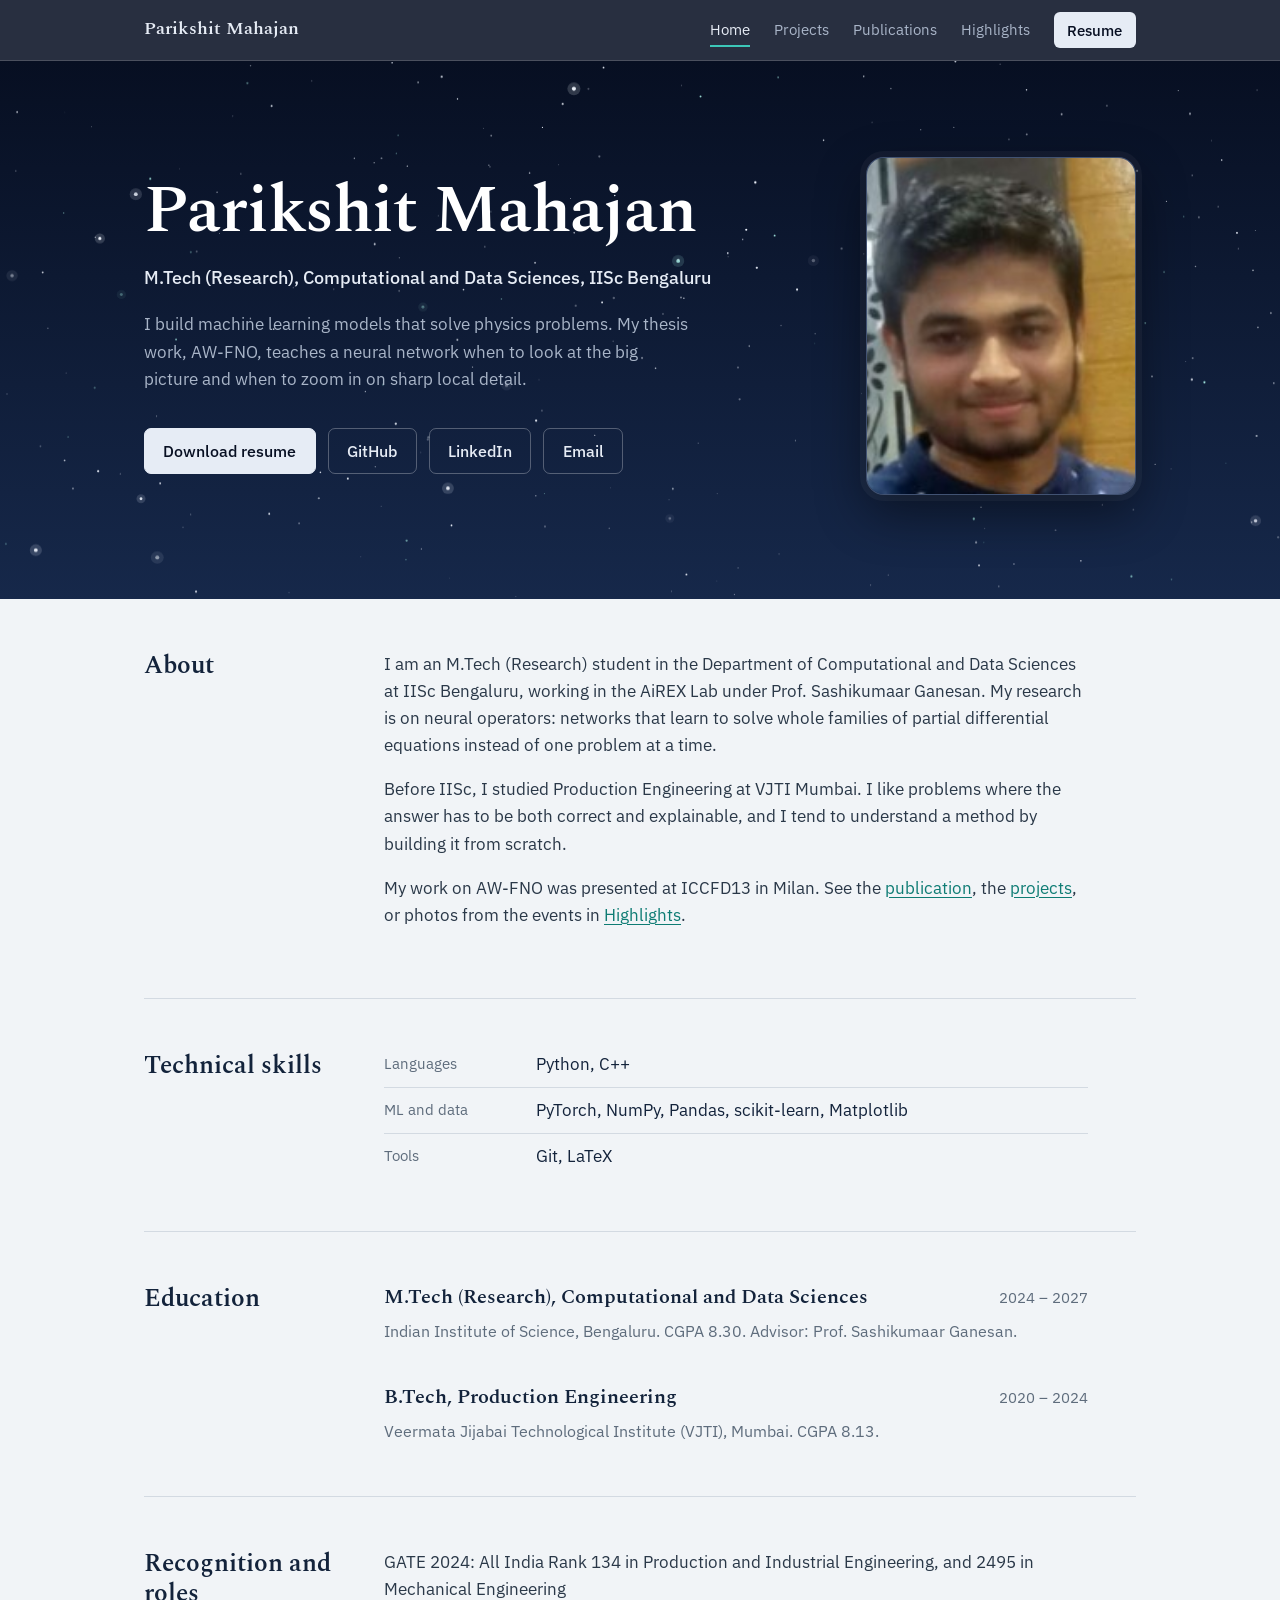
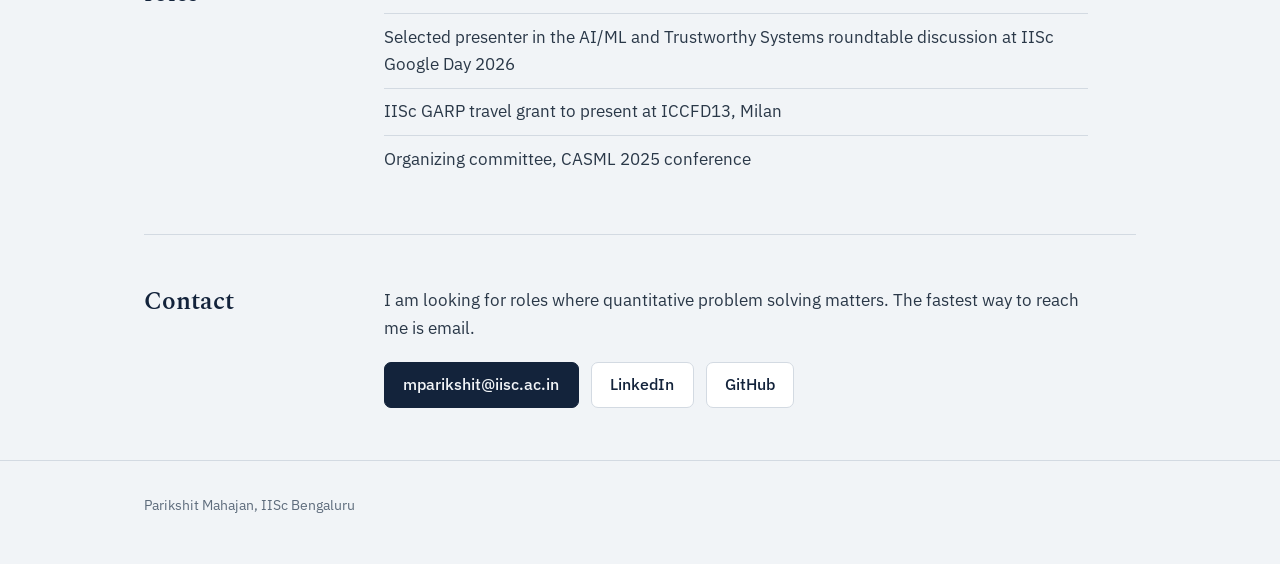
<file: index.html>
<!DOCTYPE html>
<html lang="en">
<head>
<meta charset="utf-8">
<meta name="viewport" content="width=device-width, initial-scale=1">
<title>Parikshit Mahajan | IISc Bengaluru</title>
<meta name="description" content="Parikshit Mahajan, M.Tech (Research) in Computational and Data Sciences at IISc Bengaluru. Neural operators for PDEs.">
<meta property="og:title" content="Parikshit Mahajan | IISc Bengaluru">
<meta property="og:description" content="Parikshit Mahajan, M.Tech (Research) in Computational and Data Sciences at IISc Bengaluru. Neural operators for PDEs.">
<meta property="og:type" content="website">
<link rel="icon" href="data:image/svg+xml,<svg xmlns='http://www.w3.org/2000/svg' viewBox='0 0 32 32'><rect width='32' height='32' rx='6' fill='%23070F22'/><circle cx='9' cy='10' r='1.6' fill='%23EEF3FC'/><circle cx='22' cy='7' r='1' fill='%23EEF3FC'/><circle cx='25' cy='20' r='1.8' fill='%23A7EDE4'/><circle cx='13' cy='23' r='1' fill='%23EEF3FC'/></svg>">
<link rel="preconnect" href="https://fonts.googleapis.com">
<link rel="preconnect" href="https://fonts.gstatic.com" crossorigin>
<link href="https://fonts.googleapis.com/css2?family=IBM+Plex+Sans:wght@400;500;600&family=Spectral:ital,wght@0,500;0,600;1,400&display=swap" rel="stylesheet">
<link rel="stylesheet" href="assets/css/style.css">
</head>
<body>
<header class="site-header">
  <div class="wrap">
    <a class="site-name" href="index.html">Parikshit Mahajan</a>
    <nav class="site-nav" aria-label="Main">
      <a href="index.html" aria-current="page">Home</a>
      <a href="projects.html">Projects</a>
      <a href="publications.html">Publications</a>
      <a href="highlights.html">Highlights</a>
      <a class="nav-resume" href="resume.pdf" target="_blank" rel="noopener">Resume</a>
    </nav>
  </div>
</header>

<section class="sky-band hero-home" aria-label="Introduction">
  <canvas class="sky" aria-hidden="true"></canvas>
  <div class="wrap">
    <div>
      <h1>Parikshit Mahajan</h1>
      <p class="role">M.Tech (Research), Computational and Data Sciences, IISc Bengaluru</p>
      <p class="lede">I build machine learning models that solve physics problems. My thesis work, AW-FNO, teaches a neural network when to look at the big picture and when to zoom in on sharp local detail.</p>
      <div class="actions">
        <a class="btn btn-primary" href="resume.pdf" target="_blank" rel="noopener">Download resume</a>
        <a class="btn" href="https://github.com/parikshit-airex-lab" target="_blank" rel="noopener">GitHub</a>
        <a class="btn" href="https://www.linkedin.com/in/parikshit-mahajan-b4a8b224b" target="_blank" rel="noopener">LinkedIn</a>
        <a class="btn" href="mailto:mparikshit@iisc.ac.in">Email</a>
      </div>
    </div>
    <!-- Your photo: put it at assets/img/profile.jpg -->
    <img class="portrait" src="assets/img/profile.jpg" alt="Portrait of Parikshit Mahajan" width="270" height="338">
  </div>
</section>

<main class="wrap">

  <section class="section" id="about">
    <h2>About</h2>
    <div class="section-body">
      <p>I am an M.Tech (Research) student in the Department of Computational and Data Sciences at IISc Bengaluru, working in the AiREX Lab under Prof. Sashikumaar Ganesan. My research is on neural operators: networks that learn to solve whole families of partial differential equations instead of one problem at a time.</p>
      <p>Before IISc, I studied Production Engineering at VJTI Mumbai. I like problems where the answer has to be both correct and explainable, and I tend to understand a method by building it from scratch.</p>
      <p>My work on AW-FNO was presented at ICCFD13 in Milan. See the <a href="publications.html">publication</a>, the <a href="projects.html">projects</a>, or photos from the events in <a href="highlights.html">Highlights</a>.</p>
    </div>
  </section>

  <section class="section" id="skills">
    <h2>Technical skills</h2>
    <div class="section-body">
      <dl class="skills">
        <div class="skill-row"><dt>Languages</dt><dd>Python, C++</dd></div>
        <div class="skill-row"><dt>ML and data</dt><dd>PyTorch, NumPy, Pandas, scikit-learn, Matplotlib</dd></div>
        <div class="skill-row"><dt>Tools</dt><dd>Git, LaTeX</dd></div>
      </dl>
    </div>
  </section>

  <section class="section" id="education">
    <h2>Education</h2>
    <div class="section-body">
      <article class="entry">
        <div class="entry-head">
          <h3>M.Tech (Research), Computational and Data Sciences</h3>
          <span class="when">2024 – 2027</span>
        </div>
        <p class="meta">Indian Institute of Science, Bengaluru. CGPA 8.30. Advisor: Prof. Sashikumaar Ganesan.</p>
      </article>
      <article class="entry">
        <div class="entry-head">
          <h3>B.Tech, Production Engineering</h3>
          <span class="when">2020 – 2024</span>
        </div>
        <p class="meta">Veermata Jijabai Technological Institute (VJTI), Mumbai. CGPA 8.13.</p>
      </article>
    </div>
  </section>

  <section class="section" id="recognition">
    <h2>Recognition and roles</h2>
    <div class="section-body">
      <ul class="plain-list">
        <li>GATE 2024: All India Rank 134 in Production and Industrial Engineering, and 2495 in Mechanical Engineering</li>
        <li>Selected presenter in the AI/ML and Trustworthy Systems roundtable discussion at IISc Google Day 2026</li>
        <li>IISc GARP travel grant to present at ICCFD13, Milan</li>
        <li>Organizing committee, CASML 2025 conference</li>
      </ul>
    </div>
  </section>

  <section class="section" id="contact">
    <h2>Contact</h2>
    <div class="section-body">
      <p>I am looking for roles where quantitative problem solving matters. The fastest way to reach me is email.</p>
      <div class="actions contact-links">
        <a class="btn btn-primary" href="mailto:mparikshit@iisc.ac.in">mparikshit@iisc.ac.in</a>
        <a class="btn" href="https://www.linkedin.com/in/parikshit-mahajan-b4a8b224b" target="_blank" rel="noopener">LinkedIn</a>
        <a class="btn" href="https://github.com/parikshit-airex-lab" target="_blank" rel="noopener">GitHub</a>
      </div>
    </div>
  </section>

</main>
<footer>
  <div class="wrap">Parikshit Mahajan, IISc Bengaluru</div>
</footer>
<script src="assets/js/sky.js"></script>
</body>
</html>
</file>
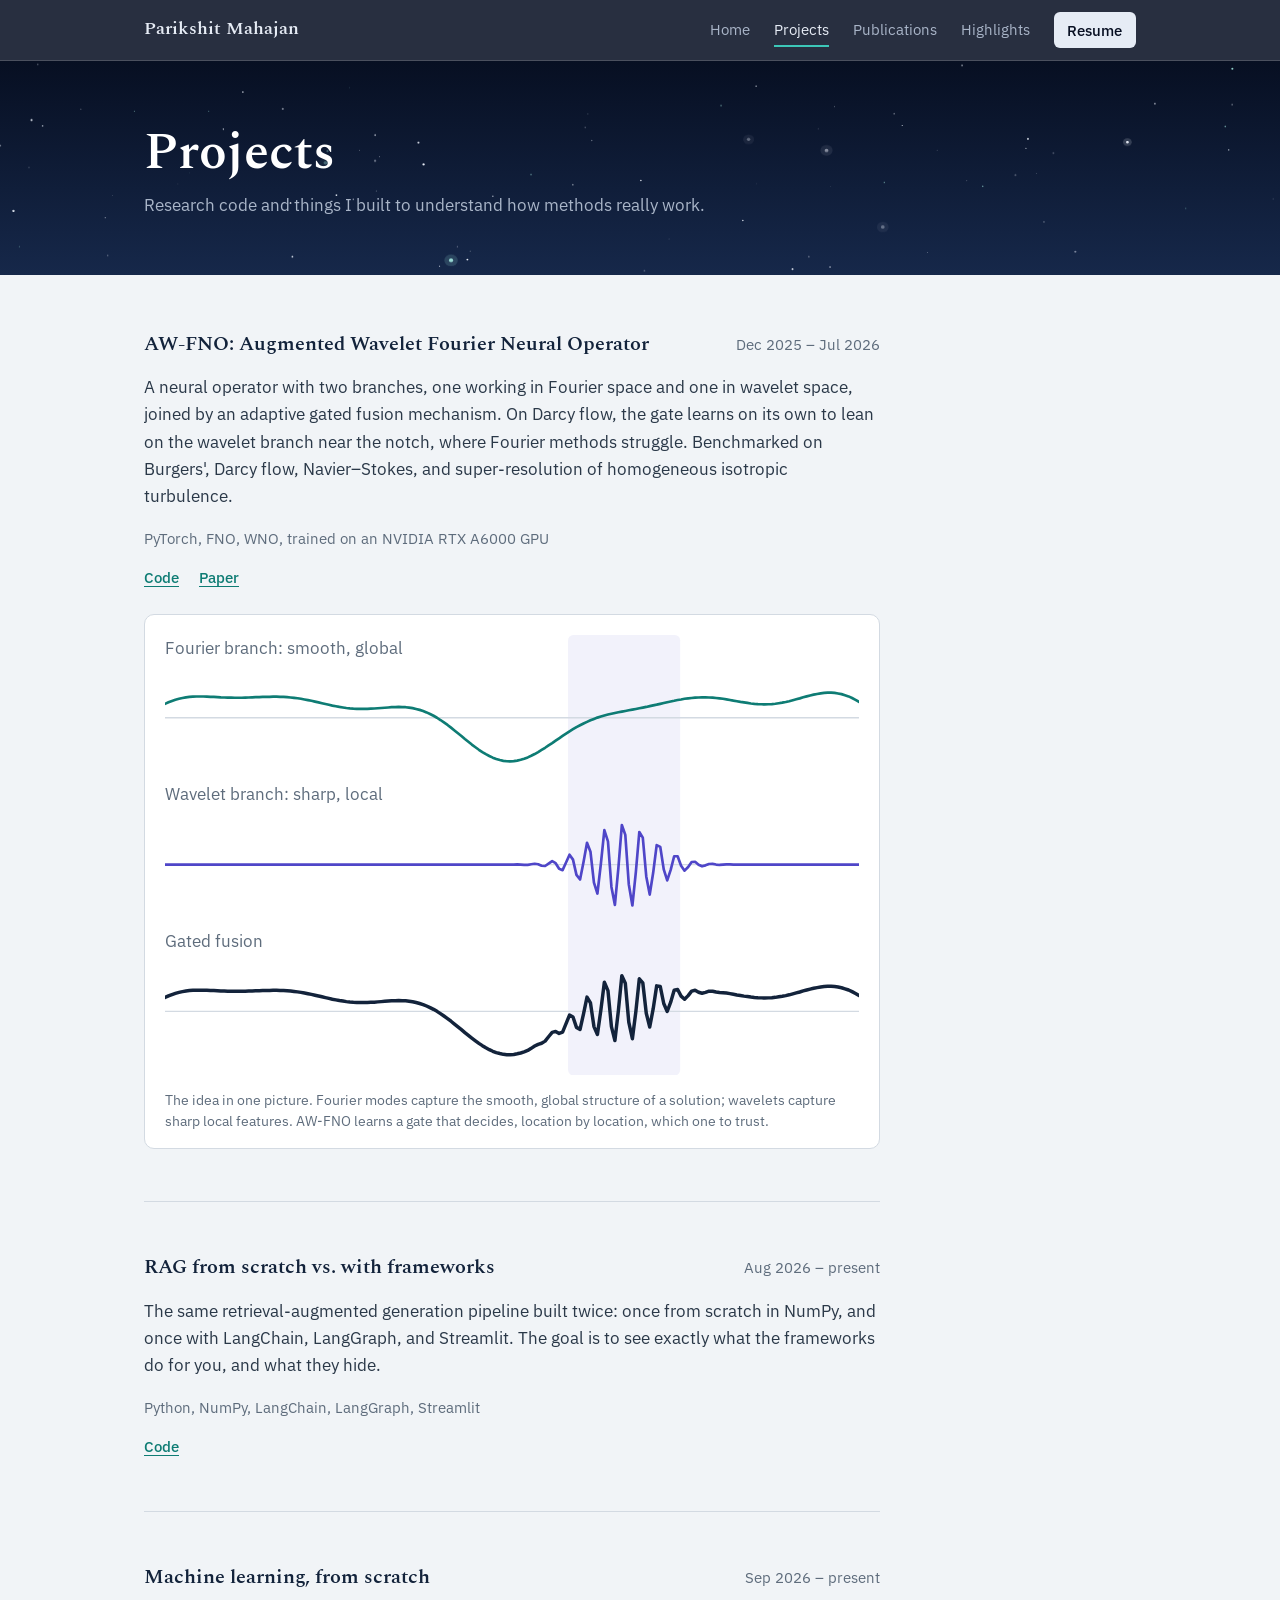
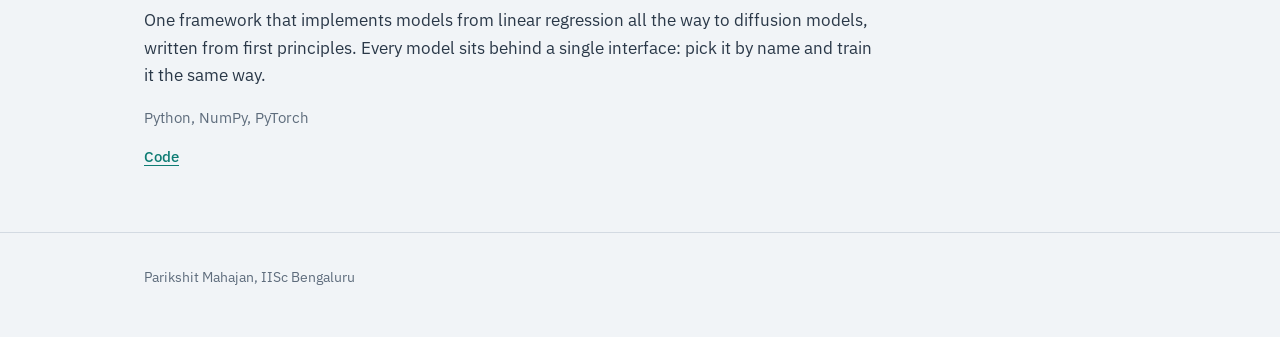
<file: projects.html>
<!DOCTYPE html>
<html lang="en">
<head>
<meta charset="utf-8">
<meta name="viewport" content="width=device-width, initial-scale=1">
<title>Projects | Parikshit Mahajan</title>
<meta name="description" content="Projects by Parikshit Mahajan: AW-FNO neural operator, RAG from scratch vs. frameworks, and machine learning from scratch.">
<meta property="og:title" content="Projects | Parikshit Mahajan">
<meta property="og:description" content="Projects by Parikshit Mahajan: AW-FNO neural operator, RAG from scratch vs. frameworks, and machine learning from scratch.">
<meta property="og:type" content="website">
<link rel="icon" href="data:image/svg+xml,<svg xmlns='http://www.w3.org/2000/svg' viewBox='0 0 32 32'><rect width='32' height='32' rx='6' fill='%23070F22'/><circle cx='9' cy='10' r='1.6' fill='%23EEF3FC'/><circle cx='22' cy='7' r='1' fill='%23EEF3FC'/><circle cx='25' cy='20' r='1.8' fill='%23A7EDE4'/><circle cx='13' cy='23' r='1' fill='%23EEF3FC'/></svg>">
<link rel="preconnect" href="https://fonts.googleapis.com">
<link rel="preconnect" href="https://fonts.gstatic.com" crossorigin>
<link href="https://fonts.googleapis.com/css2?family=IBM+Plex+Sans:wght@400;500;600&family=Spectral:ital,wght@0,500;0,600;1,400&display=swap" rel="stylesheet">
<link rel="stylesheet" href="assets/css/style.css">
</head>
<body>
<header class="site-header">
  <div class="wrap">
    <a class="site-name" href="index.html">Parikshit Mahajan</a>
    <nav class="site-nav" aria-label="Main">
      <a href="index.html">Home</a>
      <a href="projects.html" aria-current="page">Projects</a>
      <a href="publications.html">Publications</a>
      <a href="highlights.html">Highlights</a>
      <a class="nav-resume" href="resume.pdf" target="_blank" rel="noopener">Resume</a>
    </nav>
  </div>
</header>
<section class="sky-band hero-page">
  <canvas class="sky" data-density="0.7" aria-hidden="true"></canvas>
  <div class="wrap">
    <h1>Projects</h1>
    <p>Research code and things I built to understand how methods really work.</p>
  </div>
</section>

<main class="wrap">
  <div class="page-body">

    <article class="project">
      <div class="entry-head">
        <h3>AW-FNO: Augmented Wavelet Fourier Neural Operator</h3>
        <span class="when">Dec 2025 – Jul 2026</span>
      </div>
      <p>A neural operator with two branches, one working in Fourier space and one in wavelet space, joined by an adaptive gated fusion mechanism. On Darcy flow, the gate learns on its own to lean on the wavelet branch near the notch, where Fourier methods struggle. Benchmarked on Burgers', Darcy flow, Navier–Stokes, and super-resolution of homogeneous isotropic turbulence.</p>
      <p class="stack">PyTorch, FNO, WNO, trained on an NVIDIA RTX A6000 GPU</p>
      <div class="links">
        <a href="https://github.com/parikshit-airex-lab/AW-FNO" target="_blank" rel="noopener">Code</a>
        <a href="publications.html">Paper</a>
      </div>
      <figure class="figure">
        <svg viewBox="0 0 520 330" role="img" aria-label="Three signal traces: a smooth Fourier component, a localized wavelet component, and their gated fusion">
          <rect class="gate-band" x="302" y="0" width="84" height="330" rx="4"/>
          <line class="axis" x1="0" y1="62" x2="520" y2="62"/>
          <line class="axis" x1="0" y1="172" x2="520" y2="172"/>
          <line class="axis" x1="0" y1="282" x2="520" y2="282"/>
          <text class="svg-label" x="0" y="14">Fourier branch: smooth, global</text>
          <text class="svg-label" x="0" y="124">Wavelet branch: sharp, local</text>
          <text class="svg-label" x="0" y="234">Gated fusion</text>
          <path class="trace trace-f" d="M0.0,51.6 L2.6,50.4 L5.2,49.4 L7.8,48.5 L10.5,47.8 L13.1,47.2 L15.7,46.7 L18.3,46.4 L20.9,46.2 L23.5,46.1 L26.1,46.1 L28.7,46.1 L31.4,46.2 L34.0,46.3 L36.6,46.4 L39.2,46.5 L41.8,46.7 L44.4,46.8 L47.0,46.9 L49.6,46.9 L52.3,47.0 L54.9,47.0 L57.5,47.0 L60.1,46.9 L62.7,46.8 L65.3,46.7 L67.9,46.6 L70.6,46.5 L73.2,46.4 L75.8,46.3 L78.4,46.3 L81.0,46.2 L83.6,46.2 L86.2,46.3 L88.8,46.4 L91.5,46.6 L94.1,46.8 L96.7,47.1 L99.3,47.4 L101.9,47.8 L104.5,48.3 L107.1,48.8 L109.7,49.3 L112.4,49.9 L115.0,50.5 L117.6,51.1 L120.2,51.7 L122.8,52.3 L125.4,52.9 L128.0,53.4 L130.7,53.9 L133.3,54.3 L135.9,54.7 L138.5,55.0 L141.1,55.2 L143.7,55.3 L146.3,55.4 L148.9,55.4 L151.6,55.3 L154.2,55.2 L156.8,55.1 L159.4,54.9 L162.0,54.7 L164.6,54.5 L167.2,54.3 L169.8,54.1 L172.5,54.0 L175.1,53.9 L177.7,54.0 L180.3,54.1 L182.9,54.4 L185.5,54.8 L188.1,55.4 L190.8,56.1 L193.4,56.9 L196.0,58.0 L198.6,59.2 L201.2,60.5 L203.8,62.0 L206.4,63.7 L209.0,65.5 L211.7,67.4 L214.3,69.4 L216.9,71.5 L219.5,73.6 L222.1,75.7 L224.7,77.9 L227.3,80.0 L229.9,82.1 L232.6,84.1 L235.2,86.0 L237.8,87.7 L240.4,89.3 L243.0,90.7 L245.6,91.9 L248.2,92.9 L250.9,93.7 L253.5,94.3 L256.1,94.6 L258.7,94.7 L261.3,94.5 L263.9,94.1 L266.5,93.5 L269.1,92.7 L271.8,91.7 L274.4,90.5 L277.0,89.2 L279.6,87.7 L282.2,86.1 L284.8,84.5 L287.4,82.7 L290.1,81.0 L292.7,79.2 L295.3,77.4 L297.9,75.6 L300.5,73.9 L303.1,72.2 L305.7,70.6 L308.3,69.0 L311.0,67.6 L313.6,66.3 L316.2,65.1 L318.8,63.9 L321.4,62.9 L324.0,61.9 L326.6,61.1 L329.2,60.3 L331.9,59.6 L334.5,59.0 L337.1,58.4 L339.7,57.9 L342.3,57.4 L344.9,56.9 L347.5,56.4 L350.2,55.9 L352.8,55.4 L355.4,54.9 L358.0,54.4 L360.6,53.9 L363.2,53.3 L365.8,52.7 L368.4,52.2 L371.1,51.6 L373.7,51.0 L376.3,50.4 L378.9,49.8 L381.5,49.3 L384.1,48.7 L386.7,48.3 L389.3,47.8 L392.0,47.5 L394.6,47.2 L397.2,46.9 L399.8,46.8 L402.4,46.7 L405.0,46.7 L407.6,46.8 L410.3,46.9 L412.9,47.2 L415.5,47.5 L418.1,47.8 L420.7,48.2 L423.3,48.7 L425.9,49.2 L428.5,49.6 L431.2,50.1 L433.8,50.5 L436.4,50.9 L439.0,51.3 L441.6,51.6 L444.2,51.8 L446.8,51.9 L449.4,52.0 L452.1,51.9 L454.7,51.8 L457.3,51.5 L459.9,51.1 L462.5,50.7 L465.1,50.2 L467.7,49.6 L470.4,48.9 L473.0,48.2 L475.6,47.5 L478.2,46.7 L480.8,46.0 L483.4,45.3 L486.0,44.7 L488.6,44.2 L491.3,43.7 L493.9,43.4 L496.5,43.2 L499.1,43.2 L501.7,43.4 L504.3,43.8 L506.9,44.3 L509.5,45.1 L512.2,46.0 L514.8,47.2 L517.4,48.6 L520.0,50.1"/>
          <path class="trace trace-w" d="M0.0,172.0 L2.6,172.0 L5.2,172.0 L7.8,172.0 L10.5,172.0 L13.1,172.0 L15.7,172.0 L18.3,172.0 L20.9,172.0 L23.5,172.0 L26.1,172.0 L28.7,172.0 L31.4,172.0 L34.0,172.0 L36.6,172.0 L39.2,172.0 L41.8,172.0 L44.4,172.0 L47.0,172.0 L49.6,172.0 L52.3,172.0 L54.9,172.0 L57.5,172.0 L60.1,172.0 L62.7,172.0 L65.3,172.0 L67.9,172.0 L70.6,172.0 L73.2,172.0 L75.8,172.0 L78.4,172.0 L81.0,172.0 L83.6,172.0 L86.2,172.0 L88.8,172.0 L91.5,172.0 L94.1,172.0 L96.7,172.0 L99.3,172.0 L101.9,172.0 L104.5,172.0 L107.1,172.0 L109.7,172.0 L112.4,172.0 L115.0,172.0 L117.6,172.0 L120.2,172.0 L122.8,172.0 L125.4,172.0 L128.0,172.0 L130.7,172.0 L133.3,172.0 L135.9,172.0 L138.5,172.0 L141.1,172.0 L143.7,172.0 L146.3,172.0 L148.9,172.0 L151.6,172.0 L154.2,172.0 L156.8,172.0 L159.4,172.0 L162.0,172.0 L164.6,172.0 L167.2,172.0 L169.8,172.0 L172.5,172.0 L175.1,172.0 L177.7,172.0 L180.3,172.0 L182.9,172.0 L185.5,172.0 L188.1,172.0 L190.8,172.0 L193.4,172.0 L196.0,172.0 L198.6,172.0 L201.2,172.0 L203.8,172.0 L206.4,172.0 L209.0,172.0 L211.7,172.0 L214.3,172.0 L216.9,172.0 L219.5,172.0 L222.1,172.0 L224.7,172.0 L227.3,172.0 L229.9,172.0 L232.6,172.0 L235.2,172.0 L237.8,172.0 L240.4,172.0 L243.0,172.0 L245.6,172.0 L248.2,172.0 L250.9,172.0 L253.5,172.0 L256.1,172.0 L258.7,172.0 L261.3,172.0 L263.9,171.9 L266.5,172.0 L269.1,172.2 L271.8,172.2 L274.4,171.8 L277.0,171.4 L279.6,171.8 L282.2,172.9 L284.8,173.1 L287.4,171.3 L290.1,169.5 L292.7,171.0 L295.3,175.2 L297.9,176.2 L300.5,170.5 L303.1,164.6 L305.7,168.3 L308.3,179.7 L311.0,183.2 L313.6,170.1 L316.2,155.7 L318.8,162.4 L321.4,185.5 L324.0,193.7 L326.6,171.4 L329.2,146.2 L331.9,154.6 L334.5,188.8 L337.1,202.3 L339.7,174.7 L342.3,142.4 L344.9,149.8 L347.5,186.7 L350.2,202.7 L352.8,177.7 L355.4,147.6 L358.0,151.8 L360.6,180.9 L363.2,194.5 L365.8,178.0 L368.4,157.4 L371.1,158.8 L373.7,175.6 L376.3,183.9 L378.9,176.0 L381.5,165.8 L384.1,165.8 L386.7,172.9 L389.3,176.6 L392.0,173.8 L394.6,170.1 L397.2,169.9 L399.8,172.1 L402.4,173.3 L405.0,172.6 L407.6,171.6 L410.3,171.5 L412.9,172.0 L415.5,172.3 L418.1,172.1 L420.7,171.9 L423.3,171.9 L425.9,172.0 L428.5,172.0 L431.2,172.0 L433.8,172.0 L436.4,172.0 L439.0,172.0 L441.6,172.0 L444.2,172.0 L446.8,172.0 L449.4,172.0 L452.1,172.0 L454.7,172.0 L457.3,172.0 L459.9,172.0 L462.5,172.0 L465.1,172.0 L467.7,172.0 L470.4,172.0 L473.0,172.0 L475.6,172.0 L478.2,172.0 L480.8,172.0 L483.4,172.0 L486.0,172.0 L488.6,172.0 L491.3,172.0 L493.9,172.0 L496.5,172.0 L499.1,172.0 L501.7,172.0 L504.3,172.0 L506.9,172.0 L509.5,172.0 L512.2,172.0 L514.8,172.0 L517.4,172.0 L520.0,172.0"/>
          <path class="trace trace-o" d="M0.0,271.6 L2.6,270.4 L5.2,269.4 L7.8,268.5 L10.5,267.8 L13.1,267.2 L15.7,266.7 L18.3,266.4 L20.9,266.2 L23.5,266.1 L26.1,266.1 L28.7,266.1 L31.4,266.2 L34.0,266.3 L36.6,266.4 L39.2,266.5 L41.8,266.7 L44.4,266.8 L47.0,266.9 L49.6,266.9 L52.3,267.0 L54.9,267.0 L57.5,267.0 L60.1,266.9 L62.7,266.8 L65.3,266.7 L67.9,266.6 L70.6,266.5 L73.2,266.4 L75.8,266.3 L78.4,266.3 L81.0,266.2 L83.6,266.2 L86.2,266.3 L88.8,266.4 L91.5,266.6 L94.1,266.8 L96.7,267.1 L99.3,267.4 L101.9,267.8 L104.5,268.3 L107.1,268.8 L109.7,269.3 L112.4,269.9 L115.0,270.5 L117.6,271.1 L120.2,271.7 L122.8,272.3 L125.4,272.9 L128.0,273.4 L130.7,273.9 L133.3,274.3 L135.9,274.7 L138.5,275.0 L141.1,275.2 L143.7,275.3 L146.3,275.4 L148.9,275.4 L151.6,275.3 L154.2,275.2 L156.8,275.1 L159.4,274.9 L162.0,274.7 L164.6,274.5 L167.2,274.3 L169.8,274.1 L172.5,274.0 L175.1,273.9 L177.7,274.0 L180.3,274.1 L182.9,274.4 L185.5,274.8 L188.1,275.4 L190.8,276.1 L193.4,276.9 L196.0,278.0 L198.6,279.2 L201.2,280.5 L203.8,282.0 L206.4,283.7 L209.0,285.5 L211.7,287.4 L214.3,289.4 L216.9,291.5 L219.5,293.6 L222.1,295.7 L224.7,297.9 L227.3,300.0 L229.9,302.1 L232.6,304.1 L235.2,306.0 L237.8,307.7 L240.4,309.3 L243.0,310.7 L245.6,311.9 L248.2,312.9 L250.9,313.6 L253.5,314.2 L256.1,314.5 L258.7,314.5 L261.3,314.3 L263.9,313.8 L266.5,313.2 L269.1,312.4 L271.8,311.3 L274.4,309.7 L277.0,308.0 L279.6,306.7 L282.2,305.9 L284.8,304.3 L287.4,301.0 L290.1,297.7 L292.7,297.0 L295.3,298.5 L297.9,297.5 L300.5,291.2 L303.1,284.8 L305.7,286.2 L308.3,294.0 L311.0,295.5 L313.6,283.8 L316.2,271.3 L318.8,275.7 L321.4,293.4 L324.0,299.3 L326.6,280.9 L329.2,260.2 L331.9,266.5 L334.5,293.4 L337.1,303.9 L339.7,281.5 L342.3,255.3 L344.9,260.9 L347.5,290.1 L350.2,302.5 L352.8,282.2 L355.4,257.6 L358.0,260.6 L360.6,283.4 L363.2,293.7 L365.8,280.0 L368.4,262.9 L371.1,263.4 L373.7,276.1 L376.3,282.1 L378.9,275.1 L381.5,266.2 L384.1,265.6 L386.7,270.6 L389.3,272.9 L392.0,270.2 L394.6,266.8 L397.2,266.2 L399.8,267.7 L402.4,268.4 L405.0,267.8 L407.6,266.9 L410.3,266.9 L412.9,267.5 L415.5,267.9 L418.1,268.1 L420.7,268.3 L423.3,268.7 L425.9,269.2 L428.5,269.7 L431.2,270.1 L433.8,270.6 L436.4,270.9 L439.0,271.3 L441.6,271.6 L444.2,271.8 L446.8,271.9 L449.4,272.0 L452.1,271.9 L454.7,271.8 L457.3,271.5 L459.9,271.1 L462.5,270.7 L465.1,270.2 L467.7,269.6 L470.4,268.9 L473.0,268.2 L475.6,267.5 L478.2,266.7 L480.8,266.0 L483.4,265.3 L486.0,264.7 L488.6,264.2 L491.3,263.7 L493.9,263.4 L496.5,263.2 L499.1,263.2 L501.7,263.4 L504.3,263.8 L506.9,264.3 L509.5,265.1 L512.2,266.0 L514.8,267.2 L517.4,268.6 L520.0,270.1"/>
        </svg>
        <figcaption>The idea in one picture. Fourier modes capture the smooth, global structure of a solution; wavelets capture sharp local features. AW-FNO learns a gate that decides, location by location, which one to trust.</figcaption>
      </figure>
    </article>

    <article class="project">
      <div class="entry-head">
        <h3>RAG from scratch vs. with frameworks</h3>
        <span class="when">Aug 2026 – present</span>
      </div>
      <p>The same retrieval-augmented generation pipeline built twice: once from scratch in NumPy, and once with LangChain, LangGraph, and Streamlit. The goal is to see exactly what the frameworks do for you, and what they hide.</p>
      <p class="stack">Python, NumPy, LangChain, LangGraph, Streamlit</p>
      <div class="links">
        <!-- TODO: replace with the real repo URL -->
        <a href="https://github.com/parikshit-airex-lab/REPLACE-RAG-REPO" target="_blank" rel="noopener">Code</a>
      </div>
    </article>

    <article class="project">
      <div class="entry-head">
        <h3>Machine learning, from scratch</h3>
        <span class="when">Sep 2026 – present</span>
      </div>
      <p>One framework that implements models from linear regression all the way to diffusion models, written from first principles. Every model sits behind a single interface: pick it by name and train it the same way.</p>
      <p class="stack">Python, NumPy, PyTorch</p>
      <div class="links">
        <!-- TODO: replace with the real repo URL -->
        <a href="https://github.com/parikshit-airex-lab/REPLACE-ML-REPO" target="_blank" rel="noopener">Code</a>
      </div>
    </article>

  </div>
</main>
<footer>
  <div class="wrap">Parikshit Mahajan, IISc Bengaluru</div>
</footer>
<script src="assets/js/sky.js"></script>
</body>
</html>
</file>
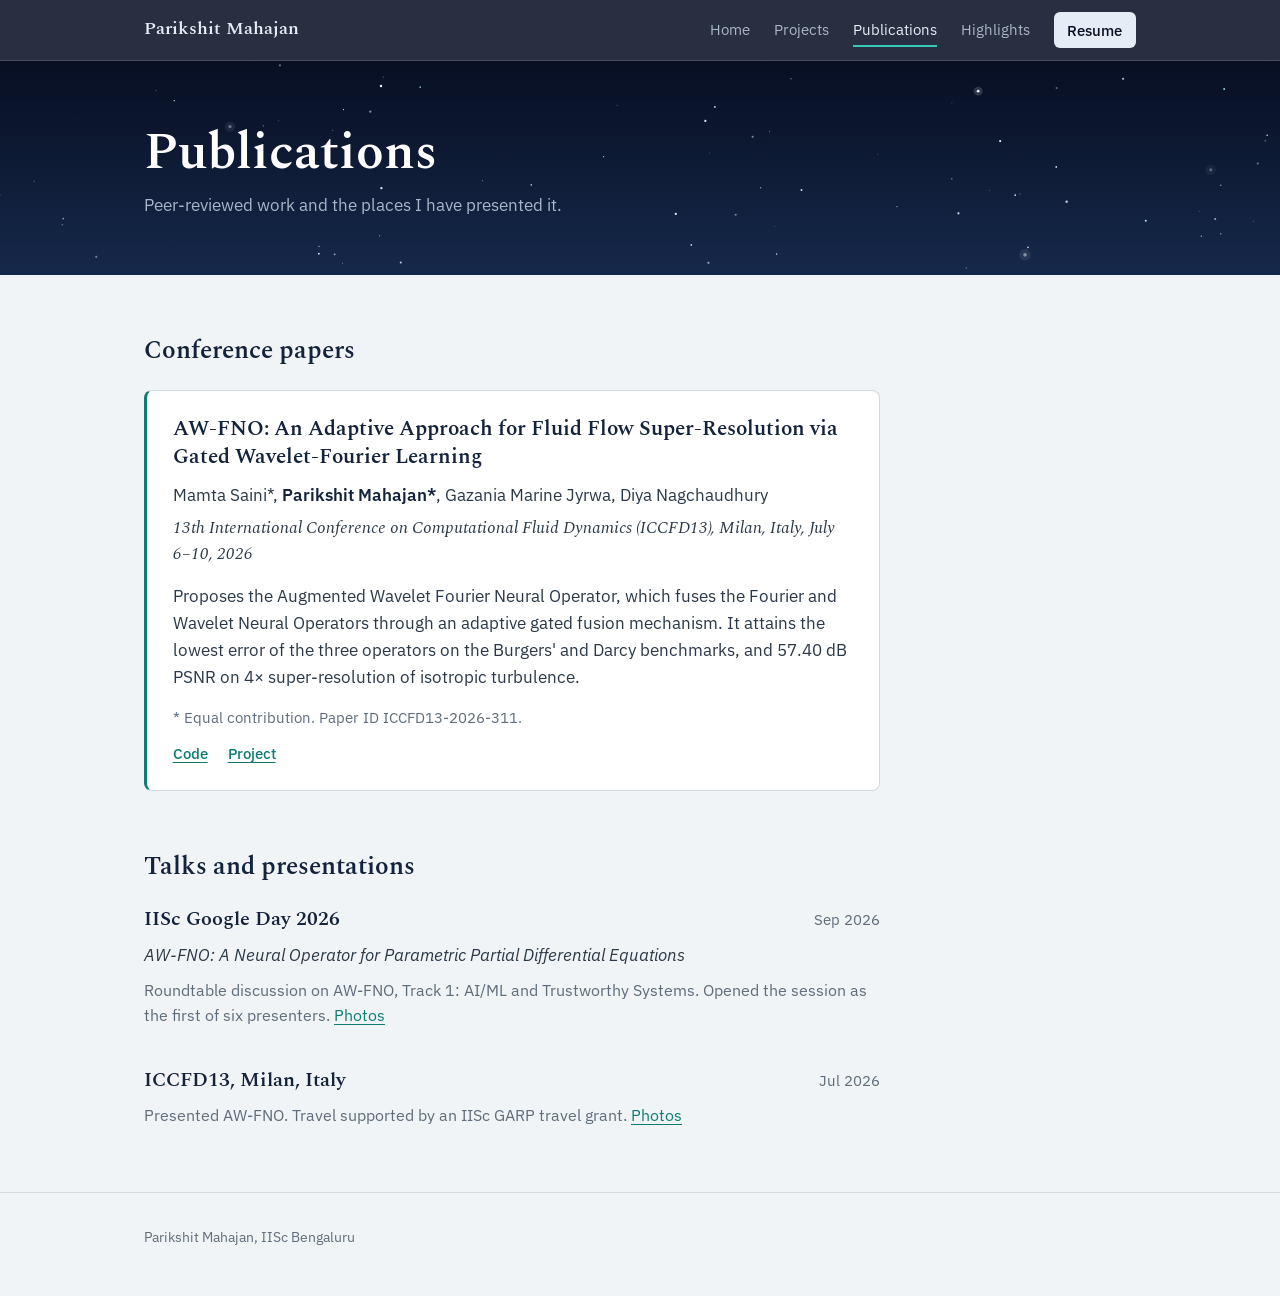
<file: publications.html>
<!DOCTYPE html>
<html lang="en">
<head>
<meta charset="utf-8">
<meta name="viewport" content="width=device-width, initial-scale=1">
<title>Publications | Parikshit Mahajan</title>
<meta name="description" content="Publications and talks by Parikshit Mahajan, including AW-FNO at ICCFD13, Milan.">
<meta property="og:title" content="Publications | Parikshit Mahajan">
<meta property="og:description" content="Publications and talks by Parikshit Mahajan, including AW-FNO at ICCFD13, Milan.">
<meta property="og:type" content="website">
<link rel="icon" href="data:image/svg+xml,<svg xmlns='http://www.w3.org/2000/svg' viewBox='0 0 32 32'><rect width='32' height='32' rx='6' fill='%23070F22'/><circle cx='9' cy='10' r='1.6' fill='%23EEF3FC'/><circle cx='22' cy='7' r='1' fill='%23EEF3FC'/><circle cx='25' cy='20' r='1.8' fill='%23A7EDE4'/><circle cx='13' cy='23' r='1' fill='%23EEF3FC'/></svg>">
<link rel="preconnect" href="https://fonts.googleapis.com">
<link rel="preconnect" href="https://fonts.gstatic.com" crossorigin>
<link href="https://fonts.googleapis.com/css2?family=IBM+Plex+Sans:wght@400;500;600&family=Spectral:ital,wght@0,500;0,600;1,400&display=swap" rel="stylesheet">
<link rel="stylesheet" href="assets/css/style.css">
</head>
<body>
<header class="site-header">
  <div class="wrap">
    <a class="site-name" href="index.html">Parikshit Mahajan</a>
    <nav class="site-nav" aria-label="Main">
      <a href="index.html">Home</a>
      <a href="projects.html">Projects</a>
      <a href="publications.html" aria-current="page">Publications</a>
      <a href="highlights.html">Highlights</a>
      <a class="nav-resume" href="resume.pdf" target="_blank" rel="noopener">Resume</a>
    </nav>
  </div>
</header>
<section class="sky-band hero-page">
  <canvas class="sky" data-density="0.7" aria-hidden="true"></canvas>
  <div class="wrap">
    <h1>Publications</h1>
    <p>Peer-reviewed work and the places I have presented it.</p>
  </div>
</section>

<main class="wrap">
  <div class="page-body">

    <h2>Conference papers</h2>
        <article class="paper">
      <p class="title">AW-FNO: An Adaptive Approach for Fluid Flow Super-Resolution via Gated Wavelet-Fourier Learning</p>
      <p class="authors">Mamta Saini*, <strong>Parikshit Mahajan*</strong>, Gazania Marine Jyrwa, Diya Nagchaudhury</p>
      <p class="venue">13th International Conference on Computational Fluid Dynamics (ICCFD13), Milan, Italy, July 6–10, 2026</p>
      <p class="summary">Proposes the Augmented Wavelet Fourier Neural Operator, which fuses the Fourier and Wavelet Neural Operators through an adaptive gated fusion mechanism. It attains the lowest error of the three operators on the Burgers' and Darcy benchmarks, and 57.40 dB PSNR on 4× super-resolution of isotropic turbulence.</p>
      <p class="note">* Equal contribution. Paper ID ICCFD13-2026-311.</p>
      <div class="links">
        <a href="https://github.com/parikshit-airex-lab/AW-FNO" target="_blank" rel="noopener">Code</a>
        <a href="projects.html">Project</a>
      </div>
    </article>

    <h2>Talks and presentations</h2>
    <div class="entry">
      <div class="entry-head">
        <h3>IISc Google Day 2026</h3>
        <span class="when">Sep 2026</span>
      </div>
       <p><em>AW-FNO: A Neural Operator for Parametric Partial Differential Equations</em></p>
      <p class="meta">Roundtable discussion on AW-FNO, Track 1: AI/ML and Trustworthy Systems. Opened the session as the first of six presenters. <a href="highlights.html#google-day">Photos</a></p>
    </div>
    <div class="entry">
      <div class="entry-head">
        <h3>ICCFD13, Milan, Italy</h3>
        <span class="when">Jul 2026</span>
      </div>
      <p class="meta">Presented AW-FNO. Travel supported by an IISc GARP travel grant. <a href="highlights.html#iccfd13">Photos</a></p>
    </div>

  </div>
</main>
<footer>
  <div class="wrap">Parikshit Mahajan, IISc Bengaluru</div>
</footer>
<script src="assets/js/sky.js"></script>
</body>
</html>
</file>
<file: assets/css/style.css>
/* ============ Tokens ============ */
:root {
  --bg: #F1F4F7;
  --surface: #FFFFFF;
  --ink: #13233B;
  --text: #2A3848;
  --muted: #5E6C7C;
  --rule: #D3DAE2;
  --fourier: #0E7C74;
  --wavelet: #4F46C8;
  --gate: rgba(79, 70, 200, 0.07);

  /* Night sky: the same in light and dark mode */
  --night-top: #070F22;
  --night-bottom: #16284A;
  --night-text: #E6ECF5;
  --night-muted: #A9B5C8;
  --night-line: rgba(255, 255, 255, 0.16);

  --serif: "Spectral", Georgia, "Times New Roman", serif;
  --sans: "IBM Plex Sans", system-ui, -apple-system, "Segoe UI", Roboto, sans-serif;
}
@media (prefers-color-scheme: dark) {
  :root {
    --bg: #0F1722;
    --surface: #152030;
    --ink: #EAF0F6;
    --text: #C9D3DE;
    --muted: #8D9AAA;
    --rule: #26354A;
    --fourier: #3CC7B8;
    --wavelet: #9C95F5;
    --gate: rgba(156, 149, 245, 0.09);
  }
}

/* ============ Base ============ */
*, *::before, *::after { box-sizing: border-box; }
html { scroll-behavior: smooth; scroll-padding-top: 4.5rem; }
body {
  margin: 0;
  background: var(--bg);
  color: var(--text);
  font-family: var(--sans);
  font-size: 1.0625rem;
  line-height: 1.6;
  -webkit-font-smoothing: antialiased;
}
a { color: var(--fourier); text-underline-offset: 3px; text-decoration-thickness: 1px; }
a:hover { text-decoration-thickness: 2px; }
:focus-visible { outline: 2px solid var(--wavelet); outline-offset: 3px; border-radius: 3px; }
img { max-width: 100%; display: block; }
.wrap { max-width: 1040px; margin: 0 auto; padding: 0 1.5rem; }

h3 {
  font-family: var(--serif);
  font-weight: 600;
  font-size: 1.28rem;
  line-height: 1.3;
  color: var(--ink);
  margin: 0;
}

/* ============ Header (always night) ============ */
.site-header {
  position: sticky; top: 0; z-index: 20;
  background: rgba(7, 15, 34, 0.86);
  backdrop-filter: blur(10px);
  -webkit-backdrop-filter: blur(10px);
  border-bottom: 1px solid var(--night-line);
}
.site-header .wrap {
  display: flex; align-items: center; justify-content: space-between;
  gap: 1.5rem; height: 3.75rem;
}
.site-name {
  font-family: var(--serif); font-weight: 600; font-size: 1.15rem;
  color: var(--night-text); text-decoration: none; white-space: nowrap;
}
.site-nav { display: flex; gap: 1.5rem; align-items: center; overflow-x: auto; scrollbar-width: none; }
.site-nav::-webkit-scrollbar { display: none; }
.site-nav a {
  color: var(--night-muted); text-decoration: none; font-size: 0.95rem;
  white-space: nowrap; padding: 0.25rem 0; border-bottom: 2px solid transparent;
}
.site-nav a:hover { color: var(--night-text); }
.site-nav a[aria-current="page"] { color: var(--night-text); border-bottom-color: #3CC7B8; }
.site-nav a.nav-resume {
  color: var(--night-top); background: var(--night-text);
  padding: 0.35rem 0.85rem; border-radius: 6px; font-weight: 500; border-bottom: 0;
}
@media (max-width: 700px) {
  .site-name { display: none; }
  .site-header .wrap { justify-content: flex-start; }
  .site-nav { gap: 1.1rem; }
}

/* ============ Night sky bands ============ */
.sky-band {
  position: relative;
  overflow: hidden;
  background: linear-gradient(180deg, var(--night-top) 0%, var(--night-bottom) 100%);
  color: var(--night-text);
}
.sky-band canvas.sky {
  position: absolute; inset: 0; width: 100%; height: 100%;
  pointer-events: none;
}
.sky-band > .wrap { position: relative; z-index: 1; }

/* Home hero */
.hero-home > .wrap {
  display: grid;
  grid-template-columns: minmax(0, 1.35fr) minmax(0, 0.65fr);
  gap: 3.5rem;
  align-items: center;
  padding-top: 6rem;
  padding-bottom: 6.5rem;
}
.hero-home h1 {
  font-family: var(--serif);
  font-weight: 600;
  font-size: clamp(2.7rem, 6vw, 4.2rem);
  line-height: 1.04;
  letter-spacing: -0.015em;
  margin: 0 0 1rem;
  color: #FFFFFF;
}
.hero-home .role { font-size: 1.15rem; font-weight: 500; margin: 0 0 1.1rem; color: var(--night-text); }
.hero-home .lede { max-width: 34rem; margin: 0 0 2.2rem; color: var(--night-muted); font-size: 1.08rem; }
.portrait {
  justify-self: end;
  width: 100%; max-width: 270px; height: auto;
  aspect-ratio: 4 / 5;
  object-fit: cover;
  border-radius: 18px;
  border: 1px solid var(--night-line);
  box-shadow: 0 0 0 6px rgba(255, 255, 255, 0.04), 0 18px 50px rgba(0, 0, 0, 0.45);
  background: #1D3157;
}
@media (max-width: 820px) {
  .hero-home > .wrap { grid-template-columns: 1fr; gap: 2rem; padding-top: 3rem; padding-bottom: 3.5rem; }
  .portrait { order: -1; justify-self: start; max-width: 150px; border-radius: 14px; }
}

/* Inner-page hero */
.hero-page > .wrap { padding-top: 4rem; padding-bottom: 3.5rem; }
.hero-page h1 {
  font-family: var(--serif);
  font-weight: 600;
  font-size: clamp(2.2rem, 5vw, 3.2rem);
  line-height: 1.1;
  margin: 0 0 0.6rem;
  color: #FFFFFF;
}
.hero-page p { margin: 0; max-width: 38rem; color: var(--night-muted); font-size: 1.08rem; }
@media (max-width: 820px) { .hero-page > .wrap { padding-top: 2.75rem; padding-bottom: 2.5rem; } }

/* ============ Buttons ============ */
.actions { display: flex; flex-wrap: wrap; gap: 0.75rem; }
.btn {
  display: inline-block;
  padding: 0.6rem 1.15rem;
  border-radius: 7px;
  border: 1px solid var(--rule);
  background: var(--surface);
  color: var(--ink);
  text-decoration: none;
  font-weight: 500;
  font-size: 0.97rem;
}
.btn:hover { border-color: var(--muted); }
.btn-primary { background: var(--ink); color: var(--bg); border-color: var(--ink); }
.btn-primary:hover { opacity: 0.9; border-color: var(--ink); }
.sky-band .btn { background: transparent; color: var(--night-text); border-color: rgba(255, 255, 255, 0.28); }
.sky-band .btn:hover { border-color: rgba(255, 255, 255, 0.6); }
.sky-band .btn-primary { background: var(--night-text); color: var(--night-top); border-color: var(--night-text); }

/* ============ Home sections ============ */
.section {
  display: grid;
  grid-template-columns: 13rem minmax(0, 1fr);
  gap: 2rem;
  padding: 3.25rem 0;
}
.section + .section { border-top: 1px solid var(--rule); }
.section > h2 {
  font-family: var(--serif);
  font-weight: 600;
  font-size: 1.55rem;
  line-height: 1.2;
  color: var(--ink);
  margin: 0;
}
.section-body { max-width: 44rem; }
.section-body > p:first-child { margin-top: 0; }
@media (max-width: 820px) {
  .section { grid-template-columns: 1fr; gap: 1.1rem; padding: 2.5rem 0; }
}

.entry + .entry { margin-top: 2.5rem; }
.entry-head { display: flex; justify-content: space-between; align-items: baseline; gap: 0.5rem 1rem; flex-wrap: wrap; }
.when { font-size: 0.92rem; color: var(--muted); white-space: nowrap; }
.entry p { margin: 0.55rem 0 0; }
.meta { color: var(--muted); font-size: 0.97rem; }
.stack { font-size: 0.92rem; color: var(--muted); }
.links { display: flex; gap: 1.25rem; margin-top: 0.75rem; font-size: 0.95rem; font-weight: 500; }

.plain-list { list-style: none; padding: 0; margin: 0; }
.plain-list li { padding: 0.6rem 0; }
.plain-list li:first-child { padding-top: 0; }
.plain-list li + li { border-top: 1px solid var(--rule); }

dl.skills { margin: 0; }
.skill-row { display: grid; grid-template-columns: 8.5rem minmax(0, 1fr); gap: 1rem; padding: 0.55rem 0; }
.skill-row:first-child { padding-top: 0; }
.skill-row + .skill-row { border-top: 1px solid var(--rule); }
.skill-row dt { color: var(--muted); font-size: 0.95rem; }
.skill-row dd { margin: 0; color: var(--ink); }
@media (max-width: 520px) { .skill-row { grid-template-columns: 1fr; gap: 0.1rem; } }

.contact-links { margin-top: 1.25rem; }

/* ============ Inner pages ============ */
.page-body { max-width: 46rem; padding-top: 3.5rem; padding-bottom: 4rem; }
.page-body > h2 {
  font-family: var(--serif); font-weight: 600; font-size: 1.55rem;
  color: var(--ink); margin: 3.5rem 0 1.25rem;
}
.page-body > h2:first-child { margin-top: 0; }
.page-body.page-wide { max-width: none; }

.project + .project { margin-top: 3.25rem; padding-top: 3.25rem; border-top: 1px solid var(--rule); }

/* AW-FNO figure */
.figure { margin: 1.5rem 0 0; padding: 1.25rem 1.25rem 1rem; background: var(--surface); border: 1px solid var(--rule); border-radius: 10px; }
.figure svg { width: 100%; height: auto; display: block; }
.figure figcaption { font-size: 0.9rem; color: var(--muted); margin-top: 0.85rem; line-height: 1.5; }
.trace { fill: none; stroke-linecap: round; stroke-linejoin: round; }
.trace-f { stroke: var(--fourier); stroke-width: 2; }
.trace-w { stroke: var(--wavelet); stroke-width: 2; }
.trace-o { stroke: var(--ink); stroke-width: 2.6; }
.axis { stroke: var(--rule); stroke-width: 1; }
.gate-band { fill: var(--gate); }
.svg-label { font-family: var(--sans); font-size: 12.5px; fill: var(--muted); }

/* Publication card */
.paper {
  background: var(--surface);
  border: 1px solid var(--rule);
  border-left: 3px solid var(--fourier);
  border-radius: 8px;
  padding: 1.5rem 1.6rem;
}
.paper .title { font-family: var(--serif); font-size: 1.3rem; font-weight: 600; color: var(--ink); line-height: 1.35; margin: 0; }
.paper .authors { margin: 0.65rem 0 0; }
.paper .authors strong { color: var(--ink); font-weight: 600; }
.paper .venue { margin: 0.35rem 0 0; font-family: var(--serif); font-style: italic; font-size: 1.05rem; }
.paper .summary { margin: 0.9rem 0 0; }
.paper .note { margin: 0.9rem 0 0; font-size: 0.92rem; color: var(--muted); }

/* ============ Highlights ============ */
.event + .event { margin-top: 4.5rem; }
.event h2 {
  font-family: var(--serif); font-weight: 600; font-size: 1.7rem; line-height: 1.2;
  color: var(--ink); margin: 0;
}
.event .meta { margin: 0.35rem 0 0; }
.event > p { margin: 1rem 0 0; max-width: 42rem; }
.photo-grid {
  display: flex;
  gap: 0.75rem;
  margin-top: 1.75rem;
}
.photo-grid a {
  display: block;
  flex: 0 1 auto;
  height: clamp(260px, 42vw, 440px);
  aspect-ratio: var(--ar, 4 / 3);
  overflow: hidden;
  border-radius: 10px;
  background: var(--rule);
}
.photo-grid img { width: 100%; height: 100%; object-fit: cover; }
@media (prefers-reduced-motion: no-preference) {
  .photo-grid img { transition: transform 0.4s ease; }
  .photo-grid a:hover img { transform: scale(1.03); }
}
@media (max-width: 640px) {
  .photo-grid { flex-direction: column; }
  .photo-grid a { height: auto; width: 100%; }
}

/* Lightbox */
.lightbox {
  border: 0; padding: 0; background: transparent;
  max-width: min(92vw, 1100px); max-height: 92vh;
}
.lightbox::backdrop { background: rgba(4, 9, 20, 0.88); }
.lightbox img { max-width: 100%; max-height: 82vh; margin: 0 auto; border-radius: 8px; }
.lightbox p { color: #D7DFEA; text-align: center; margin: 0.75rem 0 0; font-size: 0.95rem; }
.lightbox button {
  position: fixed; top: 1rem; right: 1rem;
  background: rgba(255, 255, 255, 0.12); color: #fff;
  border: 1px solid rgba(255, 255, 255, 0.25); border-radius: 6px;
  padding: 0.4rem 0.8rem; font: inherit; font-size: 0.9rem; cursor: pointer;
}

/* ============ Footer ============ */
footer {
  border-top: 1px solid var(--rule);
  padding: 2rem 0 3rem;
  font-size: 0.9rem;
  color: var(--muted);
}
</file>
